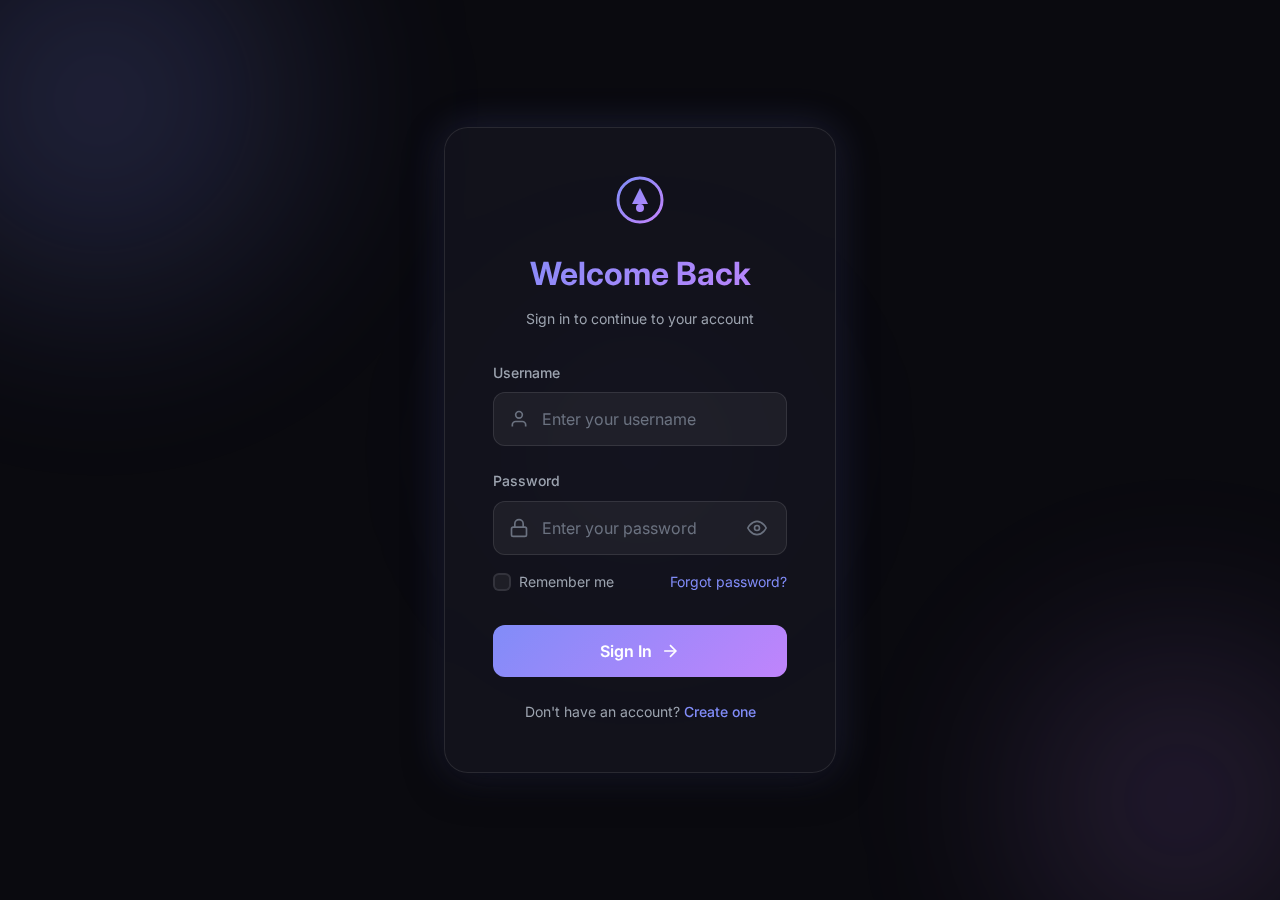
<file: index.html>
<!DOCTYPE html>
<html lang="en">
<head>
    <meta charset="UTF-8">
    <meta name="viewport" content="width=device-width, initial-scale=1.0">
    <meta name="description" content="Secure login portal - Access your account with username and password">
    <title>Login | Secure Access Portal</title>
    <link rel="preconnect" href="https://fonts.googleapis.com">
    <link rel="preconnect" href="https://fonts.gstatic.com" crossorigin>
    <link href="https://fonts.googleapis.com/css2?family=Inter:wght@300;400;500;600;700&display=swap" rel="stylesheet">
    <link rel="stylesheet" href="styles.css">
</head>
<body>
    <div class="background-animation">
        <div class="gradient-orb orb-1"></div>
        <div class="gradient-orb orb-2"></div>
        <div class="gradient-orb orb-3"></div>
    </div>
    
    <main class="login-container">
        <div class="login-card">
            <div class="login-header">
                <div class="logo">
                    <svg width="48" height="48" viewBox="0 0 48 48" fill="none" xmlns="http://www.w3.org/2000/svg">
                        <circle cx="24" cy="24" r="22" stroke="url(#logo-gradient)" stroke-width="3"/>
                        <path d="M24 12L32 28H16L24 12Z" fill="url(#logo-gradient)"/>
                        <circle cx="24" cy="32" r="4" fill="url(#logo-gradient)"/>
                        <defs>
                            <linearGradient id="logo-gradient" x1="4" y1="4" x2="44" y2="44" gradientUnits="userSpaceOnUse">
                                <stop stop-color="#818CF8"/>
                                <stop offset="1" stop-color="#C084FC"/>
                            </linearGradient>
                        </defs>
                    </svg>
                </div>
                <h1>Welcome Back</h1>
                <p class="subtitle">Sign in to continue to your account</p>
            </div>
            
            <form id="login-form" class="login-form">
                <div class="form-group">
                    <label for="username">Username</label>
                    <div class="input-wrapper">
                        <svg class="input-icon" width="20" height="20" viewBox="0 0 24 24" fill="none" stroke="currentColor" stroke-width="2">
                            <path d="M20 21v-2a4 4 0 0 0-4-4H8a4 4 0 0 0-4 4v2"/>
                            <circle cx="12" cy="7" r="4"/>
                        </svg>
                        <input 
                            type="text" 
                            id="username" 
                            name="username" 
                            placeholder="Enter your username"
                            autocomplete="username"
                            required
                        >
                        <span class="focus-border"></span>
                    </div>
                </div>
                
                <div class="form-group">
                    <label for="password">Password</label>
                    <div class="input-wrapper">
                        <svg class="input-icon" width="20" height="20" viewBox="0 0 24 24" fill="none" stroke="currentColor" stroke-width="2">
                            <rect x="3" y="11" width="18" height="11" rx="2" ry="2"/>
                            <path d="M7 11V7a5 5 0 0 1 10 0v4"/>
                        </svg>
                        <input 
                            type="password" 
                            id="password" 
                            name="password" 
                            placeholder="Enter your password"
                            autocomplete="current-password"
                            required
                        >
                        <button type="button" id="toggle-password" class="toggle-password" aria-label="Toggle password visibility">
                            <svg class="eye-open" width="20" height="20" viewBox="0 0 24 24" fill="none" stroke="currentColor" stroke-width="2">
                                <path d="M1 12s4-8 11-8 11 8 11 8-4 8-11 8-11-8-11-8z"/>
                                <circle cx="12" cy="12" r="3"/>
                            </svg>
                            <svg class="eye-closed hidden" width="20" height="20" viewBox="0 0 24 24" fill="none" stroke="currentColor" stroke-width="2">
                                <path d="M17.94 17.94A10.07 10.07 0 0 1 12 20c-7 0-11-8-11-8a18.45 18.45 0 0 1 5.06-5.94M9.9 4.24A9.12 9.12 0 0 1 12 4c7 0 11 8 11 8a18.5 18.5 0 0 1-2.16 3.19m-6.72-1.07a3 3 0 1 1-4.24-4.24"/>
                                <line x1="1" y1="1" x2="23" y2="23"/>
                            </svg>
                        </button>
                        <span class="focus-border"></span>
                    </div>
                </div>
                
                <div class="form-options">
                    <label class="remember-me">
                        <input type="checkbox" id="remember" name="remember">
                        <span class="checkmark"></span>
                        <span class="label-text">Remember me</span>
                    </label>
                    <a href="#" class="forgot-password">Forgot password?</a>
                </div>
                
                <button type="submit" id="submit-btn" class="submit-btn">
                    <span class="btn-text">Sign In</span>
                    <svg class="btn-arrow" width="20" height="20" viewBox="0 0 24 24" fill="none" stroke="currentColor" stroke-width="2">
                        <line x1="5" y1="12" x2="19" y2="12"/>
                        <polyline points="12 5 19 12 12 19"/>
                    </svg>
                    <div class="btn-loader hidden">
                        <div class="spinner"></div>
                    </div>
                </button>
            </form>
            
            <p class="signup-link">
                Don't have an account? <a href="#">Create one</a>
            </p>
        </div>
    </main>
    
    <script src="script.js"></script>
</body>
</html>
</file>
<file: styles.css>
/* ============================================
   CSS Variables & Design Tokens
   ============================================ */
:root {
    /* Colors */
    --color-bg-primary: #0a0a0f;
    --color-bg-secondary: #12121a;
    --color-bg-card: rgba(20, 20, 30, 0.8);
    --color-bg-input: rgba(255, 255, 255, 0.05);
    --color-bg-input-hover: rgba(255, 255, 255, 0.08);
    
    --color-text-primary: #ffffff;
    --color-text-secondary: #9ca3af;
    --color-text-muted: #6b7280;
    
    --color-accent-primary: #818cf8;
    --color-accent-secondary: #c084fc;
    --color-accent-gradient: linear-gradient(135deg, #818cf8 0%, #c084fc 100%);
    
    --color-border: rgba(255, 255, 255, 0.1);
    --color-border-focus: rgba(129, 140, 248, 0.5);
    
    --color-success: #34d399;
    --color-error: #f87171;
    
    /* Typography */
    --font-family: 'Inter', -apple-system, BlinkMacSystemFont, sans-serif;
    --font-size-xs: 0.75rem;
    --font-size-sm: 0.875rem;
    --font-size-base: 1rem;
    --font-size-lg: 1.125rem;
    --font-size-xl: 1.5rem;
    --font-size-2xl: 2rem;
    
    /* Spacing */
    --spacing-xs: 0.25rem;
    --spacing-sm: 0.5rem;
    --spacing-md: 1rem;
    --spacing-lg: 1.5rem;
    --spacing-xl: 2rem;
    --spacing-2xl: 3rem;
    
    /* Border Radius */
    --radius-sm: 0.375rem;
    --radius-md: 0.75rem;
    --radius-lg: 1rem;
    --radius-xl: 1.5rem;
    --radius-full: 9999px;
    
    /* Shadows */
    --shadow-sm: 0 1px 2px rgba(0, 0, 0, 0.3);
    --shadow-md: 0 4px 6px rgba(0, 0, 0, 0.3);
    --shadow-lg: 0 10px 40px rgba(0, 0, 0, 0.4);
    --shadow-glow: 0 0 40px rgba(129, 140, 248, 0.2);
    
    /* Transitions */
    --transition-fast: 150ms ease;
    --transition-base: 250ms ease;
    --transition-slow: 400ms ease;
}

/* ============================================
   Reset & Base Styles
   ============================================ */
*,
*::before,
*::after {
    box-sizing: border-box;
    margin: 0;
    padding: 0;
}

html {
    font-size: 16px;
    -webkit-font-smoothing: antialiased;
    -moz-osx-font-smoothing: grayscale;
}

body {
    font-family: var(--font-family);
    background: var(--color-bg-primary);
    color: var(--color-text-primary);
    min-height: 100vh;
    display: flex;
    align-items: center;
    justify-content: center;
    overflow-x: hidden;
    line-height: 1.6;
}

/* ============================================
   Background Animation
   ============================================ */
.background-animation {
    position: fixed;
    top: 0;
    left: 0;
    width: 100%;
    height: 100%;
    z-index: 0;
    overflow: hidden;
    pointer-events: none;
}

.gradient-orb {
    position: absolute;
    border-radius: 50%;
    filter: blur(80px);
    opacity: 0.6;
    animation: float 20s ease-in-out infinite;
}

.orb-1 {
    width: 600px;
    height: 600px;
    background: radial-gradient(circle, rgba(129, 140, 248, 0.4) 0%, transparent 70%);
    top: -200px;
    left: -200px;
    animation-delay: 0s;
}

.orb-2 {
    width: 500px;
    height: 500px;
    background: radial-gradient(circle, rgba(192, 132, 252, 0.3) 0%, transparent 70%);
    bottom: -150px;
    right: -150px;
    animation-delay: -7s;
}

.orb-3 {
    width: 400px;
    height: 400px;
    background: radial-gradient(circle, rgba(99, 102, 241, 0.3) 0%, transparent 70%);
    top: 50%;
    left: 50%;
    transform: translate(-50%, -50%);
    animation-delay: -14s;
}

@keyframes float {
    0%, 100% {
        transform: translate(0, 0) scale(1);
    }
    25% {
        transform: translate(30px, -30px) scale(1.05);
    }
    50% {
        transform: translate(-20px, 20px) scale(0.95);
    }
    75% {
        transform: translate(-30px, -20px) scale(1.02);
    }
}

/* ============================================
   Login Container & Card
   ============================================ */
.login-container {
    position: relative;
    z-index: 1;
    width: 100%;
    max-width: 440px;
    padding: var(--spacing-lg);
}

.login-card {
    background: var(--color-bg-card);
    backdrop-filter: blur(20px);
    -webkit-backdrop-filter: blur(20px);
    border: 1px solid var(--color-border);
    border-radius: var(--radius-xl);
    padding: var(--spacing-2xl);
    box-shadow: var(--shadow-lg), var(--shadow-glow);
    animation: slideUp 0.6s ease-out;
}

@keyframes slideUp {
    from {
        opacity: 0;
        transform: translateY(30px);
    }
    to {
        opacity: 1;
        transform: translateY(0);
    }
}

/* ============================================
   Login Header
   ============================================ */
.login-header {
    text-align: center;
    margin-bottom: var(--spacing-xl);
}

.logo {
    display: inline-flex;
    align-items: center;
    justify-content: center;
    margin-bottom: var(--spacing-lg);
    animation: pulse 3s ease-in-out infinite;
}

@keyframes pulse {
    0%, 100% {
        transform: scale(1);
    }
    50% {
        transform: scale(1.05);
    }
}

.login-header h1 {
    font-size: var(--font-size-2xl);
    font-weight: 700;
    background: var(--color-accent-gradient);
    -webkit-background-clip: text;
    -webkit-text-fill-color: transparent;
    background-clip: text;
    margin-bottom: var(--spacing-sm);
}

.subtitle {
    color: var(--color-text-secondary);
    font-size: var(--font-size-sm);
}

/* ============================================
   Form Styles
   ============================================ */
.login-form {
    display: flex;
    flex-direction: column;
    gap: var(--spacing-lg);
}

.form-group {
    display: flex;
    flex-direction: column;
    gap: var(--spacing-sm);
}

.form-group label {
    font-size: var(--font-size-sm);
    font-weight: 500;
    color: var(--color-text-secondary);
}

.input-wrapper {
    position: relative;
    display: flex;
    align-items: center;
}

.input-icon {
    position: absolute;
    left: var(--spacing-md);
    color: var(--color-text-muted);
    pointer-events: none;
    transition: color var(--transition-base);
}

.input-wrapper input {
    width: 100%;
    padding: var(--spacing-md) var(--spacing-md) var(--spacing-md) calc(var(--spacing-md) * 3);
    background: var(--color-bg-input);
    border: 1px solid var(--color-border);
    border-radius: var(--radius-md);
    color: var(--color-text-primary);
    font-family: var(--font-family);
    font-size: var(--font-size-base);
    transition: all var(--transition-base);
    outline: none;
}

.input-wrapper input::placeholder {
    color: var(--color-text-muted);
}

.input-wrapper input:hover {
    background: var(--color-bg-input-hover);
}

.input-wrapper input:focus {
    border-color: var(--color-accent-primary);
    box-shadow: 0 0 0 3px rgba(129, 140, 248, 0.15);
}

.input-wrapper input:focus + .focus-border,
.input-wrapper input:focus ~ .toggle-password + .focus-border {
    opacity: 1;
}

.input-wrapper:has(input:focus) .input-icon {
    color: var(--color-accent-primary);
}

.focus-border {
    position: absolute;
    bottom: 0;
    left: 50%;
    width: 0;
    height: 2px;
    background: var(--color-accent-gradient);
    transition: all var(--transition-base);
    transform: translateX(-50%);
    border-radius: var(--radius-full);
    opacity: 0;
}

.input-wrapper input:focus ~ .focus-border {
    width: calc(100% - 2px);
    opacity: 1;
}

/* Password Toggle */
.toggle-password {
    position: absolute;
    right: var(--spacing-md);
    background: none;
    border: none;
    color: var(--color-text-muted);
    cursor: pointer;
    padding: var(--spacing-xs);
    display: flex;
    align-items: center;
    justify-content: center;
    transition: color var(--transition-base);
}

.toggle-password:hover {
    color: var(--color-text-secondary);
}

.toggle-password .hidden {
    display: none;
}

/* ============================================
   Form Options
   ============================================ */
.form-options {
    display: flex;
    align-items: center;
    justify-content: space-between;
    margin-top: calc(var(--spacing-sm) * -1);
}

.remember-me {
    display: flex;
    align-items: center;
    gap: var(--spacing-sm);
    cursor: pointer;
    user-select: none;
}

.remember-me input[type="checkbox"] {
    position: absolute;
    opacity: 0;
    cursor: pointer;
}

.checkmark {
    width: 18px;
    height: 18px;
    border: 2px solid var(--color-border);
    border-radius: var(--radius-sm);
    display: flex;
    align-items: center;
    justify-content: center;
    transition: all var(--transition-base);
    background: var(--color-bg-input);
}

.checkmark::after {
    content: '';
    width: 5px;
    height: 9px;
    border: solid transparent;
    border-width: 0 2px 2px 0;
    transform: rotate(45deg) scale(0);
    transition: transform var(--transition-fast);
    margin-bottom: 2px;
}

.remember-me input:checked + .checkmark {
    background: var(--color-accent-gradient);
    border-color: transparent;
}

.remember-me input:checked + .checkmark::after {
    border-color: white;
    transform: rotate(45deg) scale(1);
}

.remember-me .label-text {
    font-size: var(--font-size-sm);
    color: var(--color-text-secondary);
}

.forgot-password {
    font-size: var(--font-size-sm);
    color: var(--color-accent-primary);
    text-decoration: none;
    transition: color var(--transition-base);
}

.forgot-password:hover {
    color: var(--color-accent-secondary);
    text-decoration: underline;
}

/* ============================================
   Submit Button
   ============================================ */
.submit-btn {
    position: relative;
    display: flex;
    align-items: center;
    justify-content: center;
    gap: var(--spacing-sm);
    width: 100%;
    padding: var(--spacing-md) var(--spacing-lg);
    background: var(--color-accent-gradient);
    border: none;
    border-radius: var(--radius-md);
    color: white;
    font-family: var(--font-family);
    font-size: var(--font-size-base);
    font-weight: 600;
    cursor: pointer;
    overflow: hidden;
    transition: all var(--transition-base);
    margin-top: var(--spacing-sm);
}

.submit-btn::before {
    content: '';
    position: absolute;
    top: 0;
    left: -100%;
    width: 100%;
    height: 100%;
    background: linear-gradient(90deg, transparent, rgba(255, 255, 255, 0.2), transparent);
    transition: left 0.5s ease;
}

.submit-btn:hover::before {
    left: 100%;
}

.submit-btn:hover {
    transform: translateY(-2px);
    box-shadow: 0 10px 30px rgba(129, 140, 248, 0.4);
}

.submit-btn:active {
    transform: translateY(0);
}

.btn-arrow {
    transition: transform var(--transition-base);
}

.submit-btn:hover .btn-arrow {
    transform: translateX(4px);
}

.btn-loader {
    position: absolute;
}

.btn-loader.hidden {
    display: none;
}

.spinner {
    width: 20px;
    height: 20px;
    border: 2px solid rgba(255, 255, 255, 0.3);
    border-top-color: white;
    border-radius: 50%;
    animation: spin 0.8s linear infinite;
}

@keyframes spin {
    to {
        transform: rotate(360deg);
    }
}

/* ============================================
   Divider
   ============================================ */
.divider {
    display: flex;
    align-items: center;
    gap: var(--spacing-md);
    margin: var(--spacing-lg) 0;
}

.divider::before,
.divider::after {
    content: '';
    flex: 1;
    height: 1px;
    background: var(--color-border);
}

.divider span {
    font-size: var(--font-size-xs);
    color: var(--color-text-muted);
    text-transform: uppercase;
    letter-spacing: 0.05em;
}

/* ============================================
   Social Login
   ============================================ */
.social-login {
    display: flex;
    justify-content: center;
    gap: var(--spacing-md);
}

.social-btn {
    display: flex;
    align-items: center;
    justify-content: center;
    width: 56px;
    height: 56px;
    background: var(--color-bg-input);
    border: 1px solid var(--color-border);
    border-radius: var(--radius-md);
    cursor: pointer;
    transition: all var(--transition-base);
    color: var(--color-text-primary);
}

.social-btn:hover {
    background: var(--color-bg-input-hover);
    border-color: var(--color-border-focus);
    transform: translateY(-2px);
}

.social-btn:active {
    transform: translateY(0);
}

/* ============================================
   Signup Link
   ============================================ */
.signup-link {
    text-align: center;
    margin-top: var(--spacing-lg);
    font-size: var(--font-size-sm);
    color: var(--color-text-secondary);
}

.signup-link a {
    color: var(--color-accent-primary);
    text-decoration: none;
    font-weight: 500;
    transition: color var(--transition-base);
}

.signup-link a:hover {
    color: var(--color-accent-secondary);
    text-decoration: underline;
}

/* ============================================
   Responsive Design
   ============================================ */
@media (max-width: 480px) {
    .login-container {
        padding: var(--spacing-md);
    }
    
    .login-card {
        padding: var(--spacing-xl);
    }
    
    .login-header h1 {
        font-size: var(--font-size-xl);
    }
    
    .form-options {
        flex-direction: column;
        align-items: flex-start;
        gap: var(--spacing-sm);
    }
    
    .social-btn {
        width: 48px;
        height: 48px;
    }
}

/* ============================================
   Utility Classes
   ============================================ */
.hidden {
    display: none !important;
}

/* Success State */
.input-wrapper.success input {
    border-color: var(--color-success);
}

.input-wrapper.success .input-icon {
    color: var(--color-success);
}

/* Error State */
.input-wrapper.error input {
    border-color: var(--color-error);
}

.input-wrapper.error .input-icon {
    color: var(--color-error);
}

.error-message {
    font-size: var(--font-size-xs);
    color: var(--color-error);
    margin-top: var(--spacing-xs);
}
</file>
